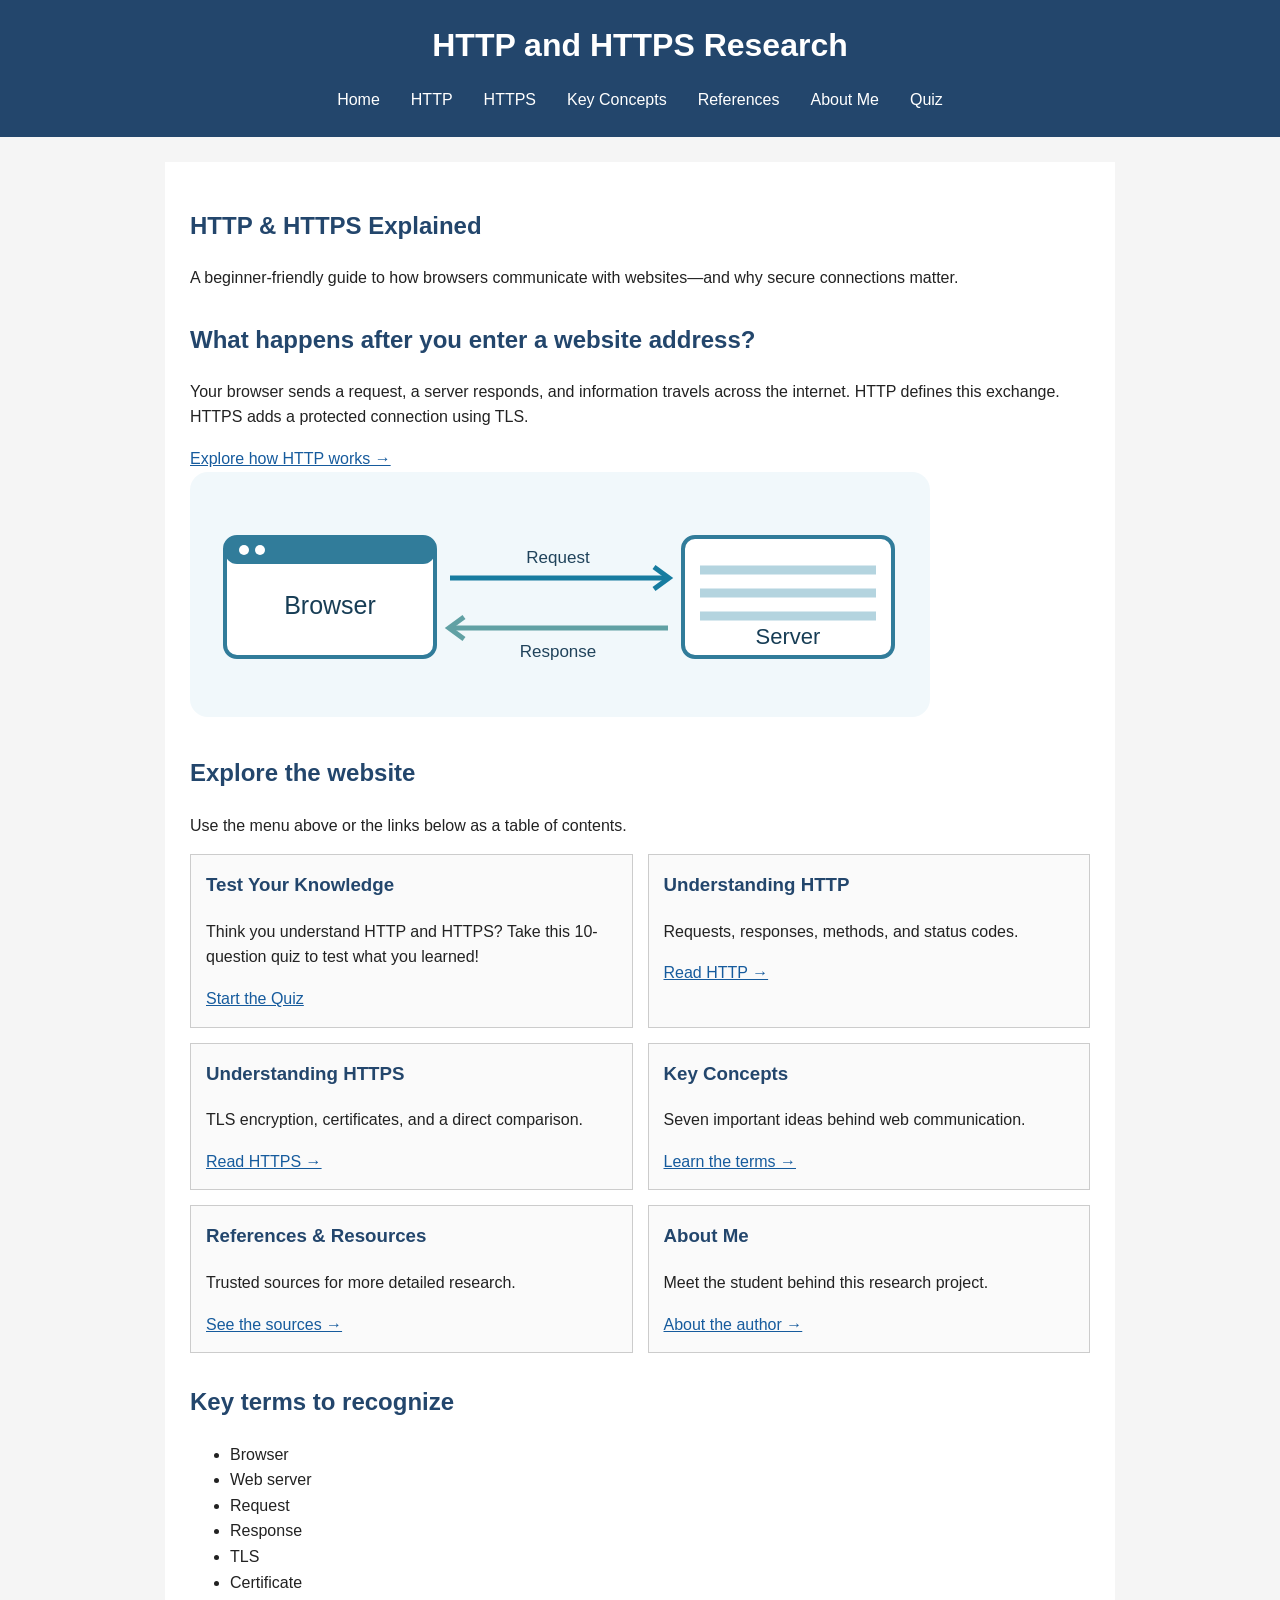
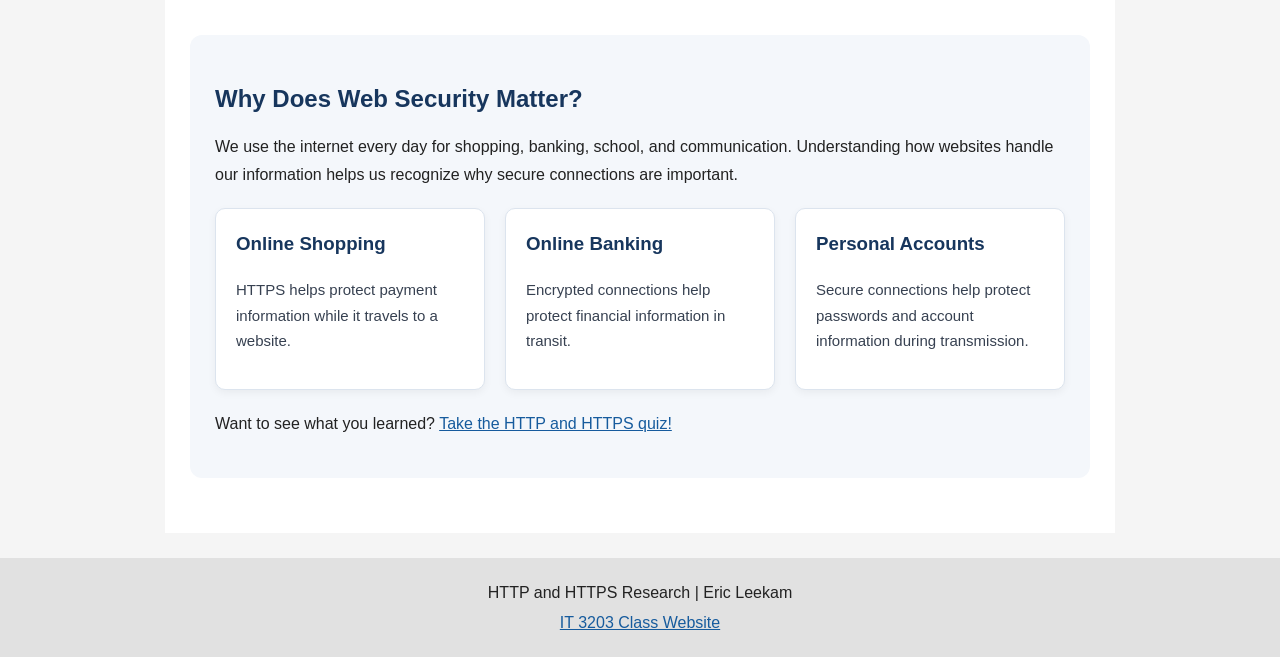
<file: index.html>
<!DOCTYPE html>
<html lang="en">
 <head>
  <meta charset="utf-8"/>
  <meta content="width=device-width, initial-scale=1.0" name="viewport"/>
  <title>
   Home | HTTP &amp; HTTPS Explained
  </title>
  <link href="style.css" rel="stylesheet"/>
 </head>
 <body>
  <header>
   <h1>
    HTTP and HTTPS Research
   </h1>
   <nav>
    <a href="index.html">
     Home
    </a>
    <a href="http.html">
     HTTP
    </a>
    <a href="https.html">
     HTTPS
    </a>
    <a href="concepts.html">
     Key Concepts
    </a>
    <a href="references.html">
     References
    </a>
    <a href="about.html">
     About Me
    </a>
    <a href="quiz.html">Quiz</a>
   </nav>
  </header>
  <main>
   <section>
    <h1>
     HTTP &amp; HTTPS Explained
    </h1>
    <p>
     A beginner-friendly guide to how browsers communicate with websites&mdash;and why secure connections matter.
    </p>
   </section>
   <section>
    <div>
     <h2>
      What happens after you enter a website address?
     </h2>
     <p>
      Your browser sends a request, a server responds, and information travels across the internet. HTTP defines this exchange. HTTPS adds a protected connection using TLS.
     </p>
     <a href="http.html">
      Explore how HTTP works &rarr;
     </a>
    </div>
    <img alt="Diagram showing a browser sending a request to a server and receiving a response" src="images/web-connection.svg"/>
   </section>
   <section>
    <h2>
     Explore the website
    </h2>
    <p>
     Use the menu above or the links below as a table of contents.
    </p>
    <div class="card-grid">
     <article class="info-card">
      <h3>Test Your Knowledge</h3>
      <p>Think you understand HTTP and HTTPS? Take this 10-question quiz to test what you learned!</p>
      <a href="quiz.html">Start the Quiz</a>
     </article>
     <article class="info-card">
      <h3>
       Understanding HTTP
      </h3>
      <p>
       Requests, responses, methods, and status codes.
      </p>
      <a href="http.html">
       Read HTTP &rarr;
      </a>
     </article>
     <article class="info-card">
      <h3>
       Understanding HTTPS
      </h3>
      <p>
       TLS encryption, certificates, and a direct comparison.
      </p>
      <a href="https.html">
       Read HTTPS &rarr;
      </a>
     </article>
     <article class="info-card">
      <h3>
       Key Concepts
      </h3>
      <p>
       Seven important ideas behind web communication.
      </p>
      <a href="concepts.html">
       Learn the terms &rarr;
      </a>
     </article>
     <article class="info-card">
      <h3>
       References &amp; Resources
      </h3>
      <p>
       Trusted sources for more detailed research.
      </p>
      <a href="references.html">
       See the sources &rarr;
      </a>
     </article>
     <article class="info-card">
      <h3>
       About Me
      </h3>
      <p>
       Meet the student behind this research project.
      </p>
      <a href="about.html">
       About the author &rarr;
      </a>
     </article>
    </div>
   </section>
   <section>
    <h2>
     Key terms to recognize
    </h2>
    <ul>
     <li>
      Browser
     </li>
     <li>
      Web server
     </li>
     <li>
      Request
     </li>
     <li>
      Response
     </li>
     <li>
      TLS
     </li>
     <li>
      Certificate
     </li>
    </ul>
   </section>
<section class="new-content">
  <h2>Why Does Web Security Matter?</h2>
  <p>
    We use the internet every day for shopping,
    banking, school, and communication.
    Understanding how websites handle our
    information helps us recognize why secure
    connections are important.
  </p>

  <div class="example-grid">
    <div class="example-card">
      <h3>Online Shopping</h3>
      <p>
        HTTPS helps protect payment information
        while it travels to a website.
      </p>
    </div>

    <div class="example-card">
      <h3>Online Banking</h3>
      <p>
        Encrypted connections help protect
        financial information in transit.
      </p>
    </div>

    <div class="example-card">
      <h3>Personal Accounts</h3>
      <p>
        Secure connections help protect
        passwords and account information
        during transmission.
      </p>
    </div>
  </div>

  <p>
    Want to see what you learned?
    <a href="quiz.html">Take the HTTP and HTTPS quiz!</a>
  </p>
</section>
  </main>
  <footer>
   <p>
    HTTP and HTTPS Research | Eric Leekam
   </p>
   <p>
    <a href="https://ksuweb.github.io/IT3203/">
     IT 3203 Class Website
    </a>
   </p>
  </footer>
 </body>
</html>
</file>
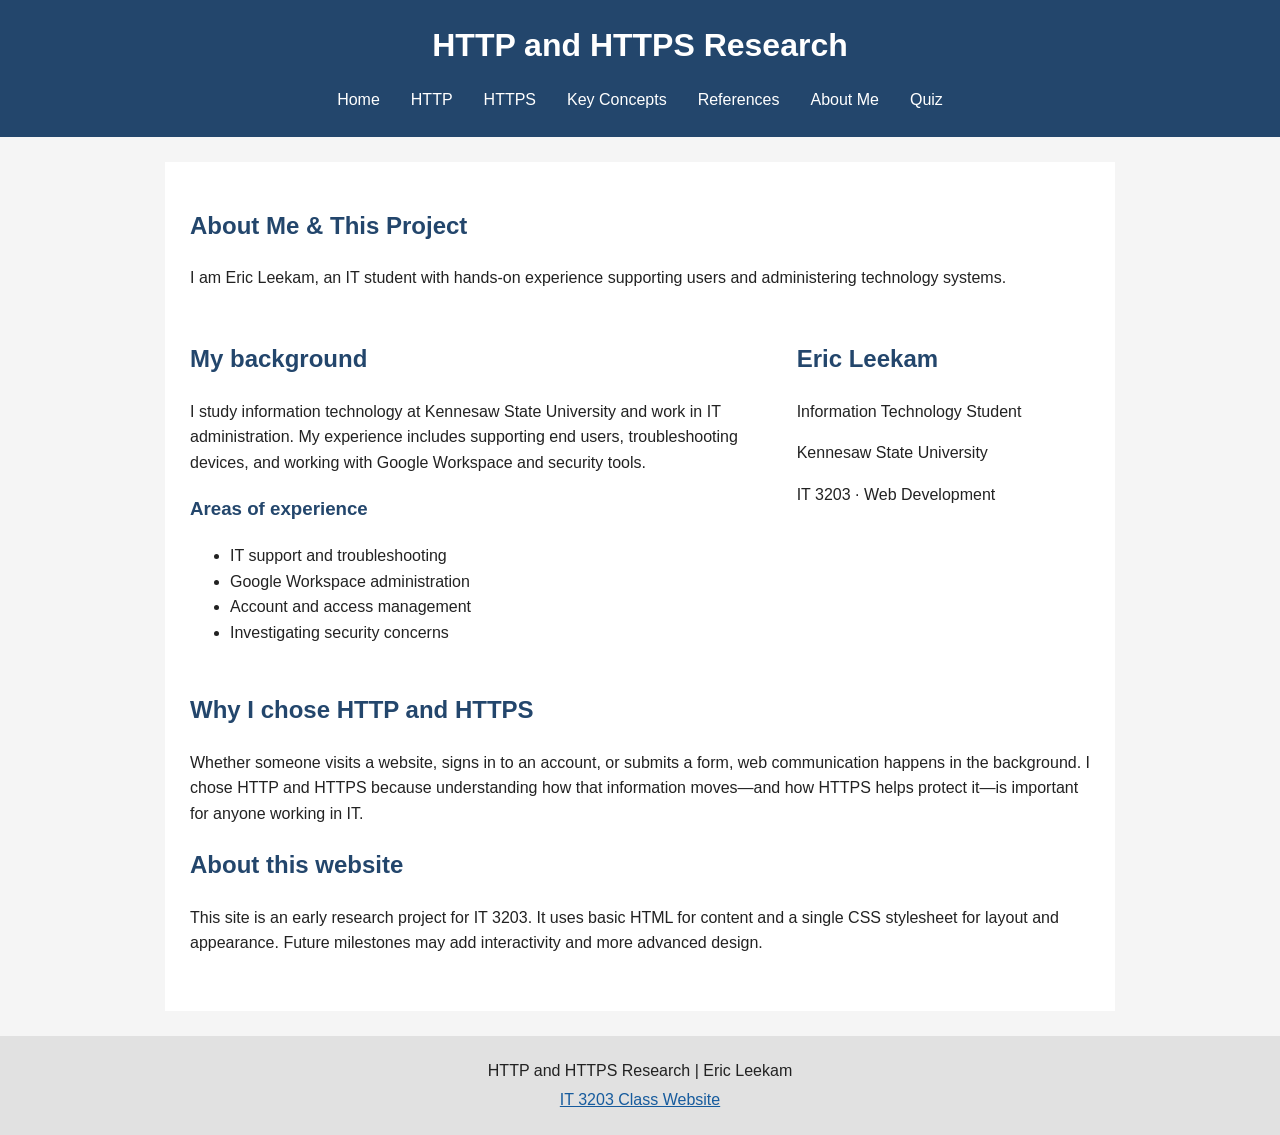
<file: about.html>
<!DOCTYPE html>
<html lang="en">
 <head>
  <meta charset="utf-8"/>
  <meta content="width=device-width, initial-scale=1.0" name="viewport"/>
  <title>
   About Me | HTTP &amp; HTTPS Explained
  </title>
  <link href="style.css" rel="stylesheet"/>
 </head>
 <body>
  <!-- Shared header and Navigation -->
  <header>
   <h1>
    HTTP and HTTPS Research
   </h1>
   <nav>
    <a href="index.html">
     Home
    </a>
    <a href="http.html">
     HTTP
    </a>
    <a href="https.html">
     HTTPS
    </a>
    <a href="concepts.html">
     Key Concepts
    </a>
    <a href="references.html">
     References
    </a>
    <a href="about.html">
     About Me
    </a>
    <a href="quiz.html">Quiz</a>
   </nav>
  </header>
  <main>
   <section>
    <h1>
     About Me &amp; This Project
    </h1>
    <p>
     I am Eric Leekam, an IT student with hands-on experience supporting users and administering technology systems.
    </p>
   </section>
   <section class="about-grid">
    <div>
     <h2>
      My background
     </h2>
     <p>
      I study information technology at Kennesaw State University and work in IT administration. My experience includes supporting end users, troubleshooting devices, and working with Google Workspace and security tools.
     </p>
     <h3>
      Areas of experience
     </h3>
     <ul>
      <li>
       IT support and troubleshooting
      </li>
      <li>
       Google Workspace administration
      </li>
      <li>
       Account and access management
      </li>
      <li>
       Investigating security concerns
      </li>
     </ul>
    </div>
    <aside>
     <h2>
      Eric Leekam
     </h2>
     <p>
      Information Technology Student
     </p>
     <p>
      Kennesaw State University
     </p>
     <p>
      IT 3203 &middot; Web Development
     </p>
    </aside>
   </section>
   <section>
    <h2>
     Why I chose HTTP and HTTPS
    </h2>
    <p>
     Whether someone visits a website, signs in to an account, or submits a form, web communication happens in the background. I chose HTTP and HTTPS because understanding how that information moves&mdash;and how HTTPS helps protect it&mdash;is important for anyone working in IT.
    </p>
    <h2>
     About this website
    </h2>
    <p>
     This site is an early research project for IT 3203. It uses basic HTML for content and a single CSS stylesheet for layout and appearance. Future milestones may add interactivity and more advanced design.
    </p>
   </section>
  </main>
  <footer>
   <p>
    HTTP and HTTPS Research | Eric Leekam
   </p>
   <p>
    <a href="https://ksuweb.github.io/IT3203/">
     IT 3203 Class Website
    </a>
   </p>
  </footer>
 </body>
</html>
</file>
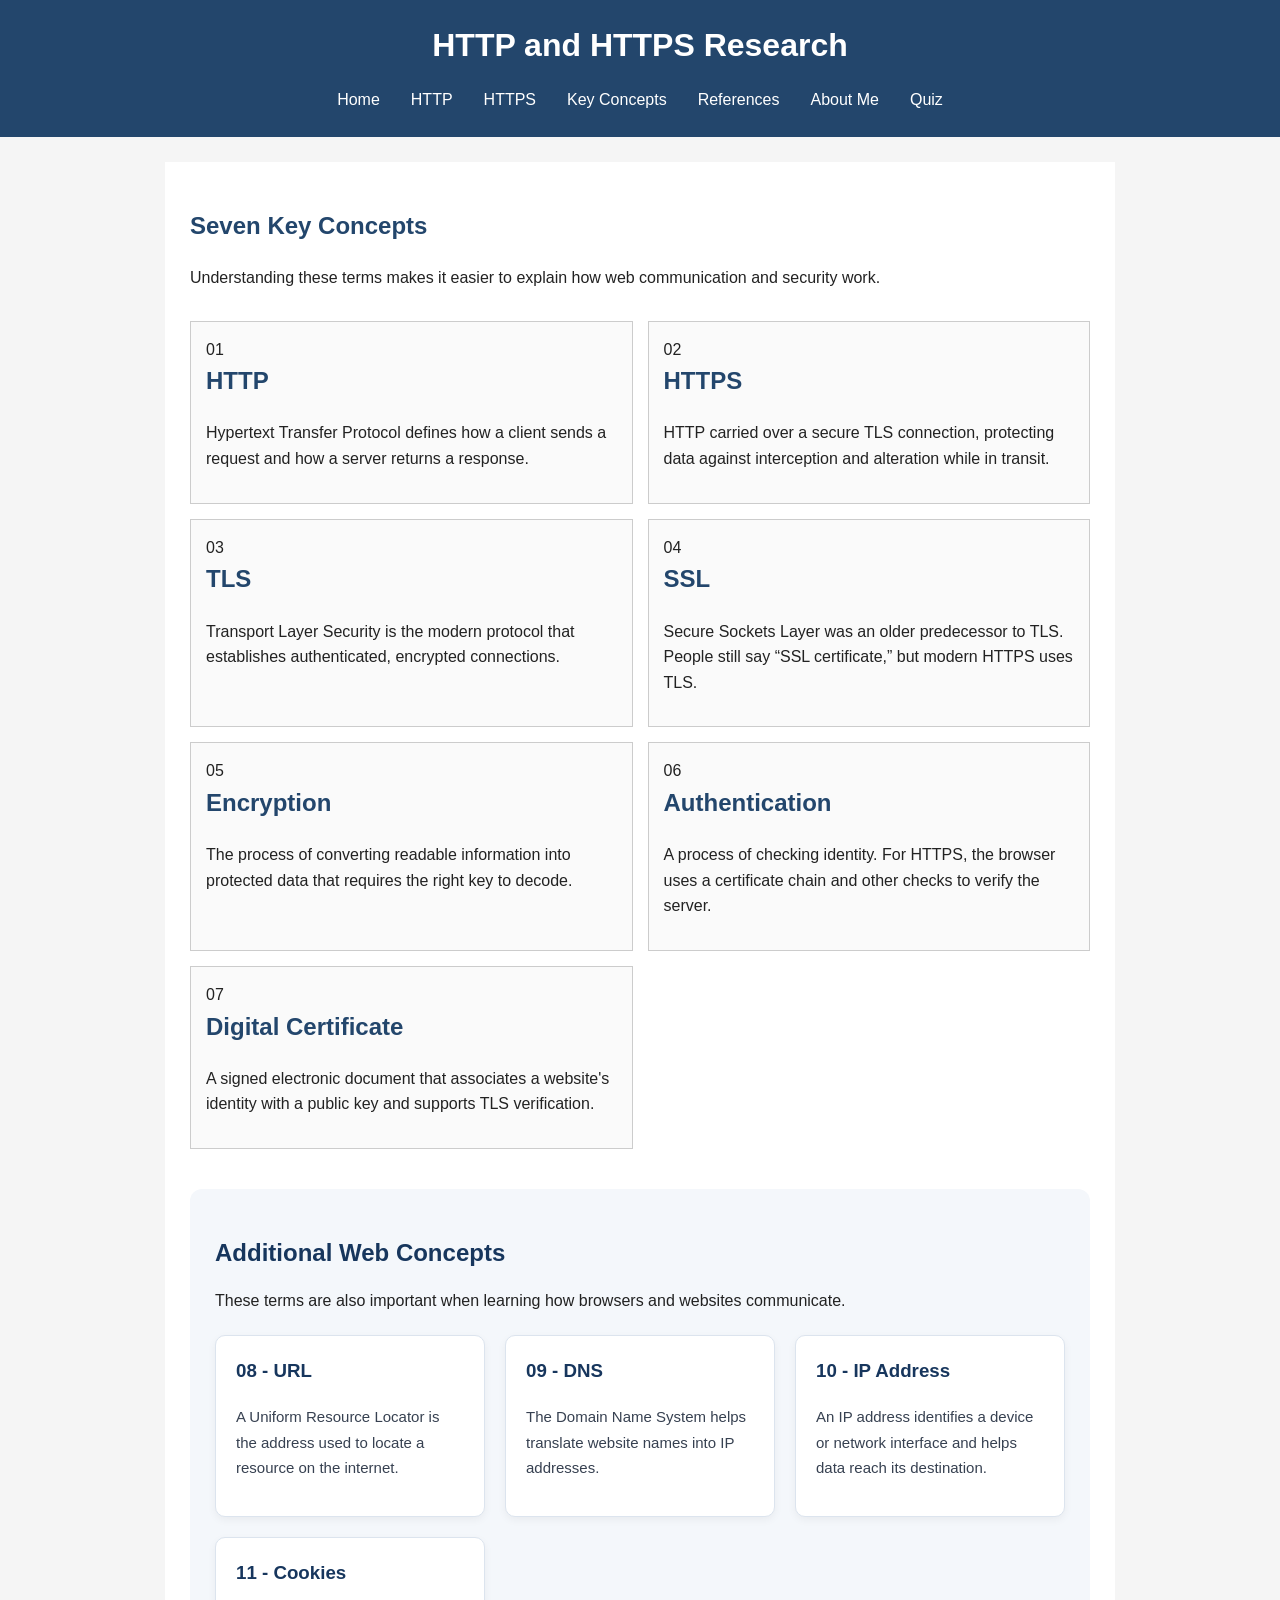
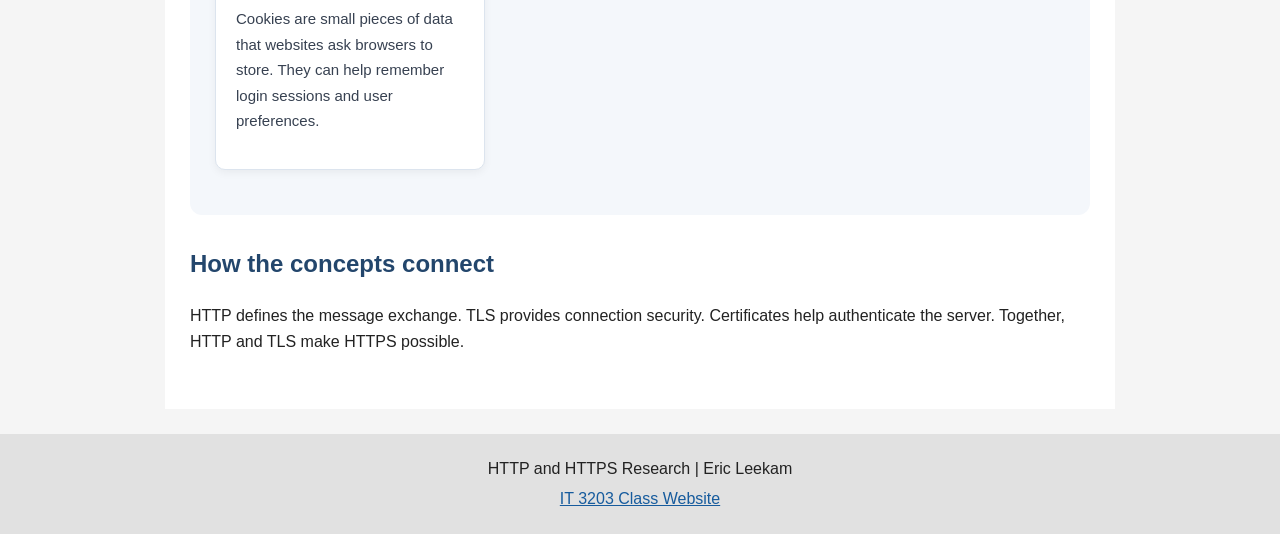
<file: concepts.html>
<!DOCTYPE html>
<html lang="en">
 <head>
  <meta charset="utf-8"/>
  <meta content="width=device-width, initial-scale=1.0" name="viewport"/>
  <title>
   Key Concepts | HTTP &amp; HTTPS Explained
  </title>
  <link href="style.css" rel="stylesheet"/>
 </head>
 <body>
  <!-- Shared header and navigation -->
  <header>
   <h1>
    HTTP and HTTPS Research
   </h1>
   <nav>
    <a href="index.html">
     Home
    </a>
    <a href="http.html">
     HTTP
    </a>
    <a href="https.html">
     HTTPS
    </a>
    <a href="concepts.html">
     Key Concepts
    </a>
    <a href="references.html">
     References
    </a>
    <a href="about.html">
     About Me
    </a>
    <a href="quiz.html">Quiz</a>
   </nav>
  </header>
  <main>
   <section>
    <h1>
     Seven Key Concepts
    </h1>
    <p>
     Understanding these terms makes it easier to explain how web communication and security work.
    </p>
   </section>
   <section>
    <div class="concept-grid">
     <article>
      <span>
       01
      </span>
      <h2>
       HTTP
      </h2>
      <p>
       Hypertext Transfer Protocol defines how a client sends a request and how a server returns a response.
      </p>
     </article>
     <article>
      <span>
       02
      </span>
      <h2>
       HTTPS
      </h2>
      <p>
       HTTP carried over a secure TLS connection, protecting data against interception and alteration while in transit.
      </p>
     </article>
     <article>
      <span>
       03
      </span>
      <h2>
       TLS
      </h2>
      <p>
       Transport Layer Security is the modern protocol that establishes authenticated, encrypted connections.
      </p>
     </article>
     <article>
      <span>
       04
      </span>
      <h2>
       SSL
      </h2>
      <p>
       Secure Sockets Layer was an older predecessor to TLS. People still say &ldquo;SSL certificate,&rdquo; but modern HTTPS uses TLS.
      </p>
     </article>
     <article>
      <span>
       05
      </span>
      <h2>
       Encryption
      </h2>
      <p>
       The process of converting readable information into protected data that requires the right key to decode.
      </p>
     </article>
     <article>
      <span>
       06
      </span>
      <h2>
       Authentication
      </h2>
      <p>
       A process of checking identity. For HTTPS, the browser uses a certificate chain and other checks to verify the server.
      </p>
     </article>
     <article>
      <span>
       07
      </span>
      <h2>
       Digital Certificate
      </h2>
      <p>
       A signed electronic document that associates a website's identity with a public key and supports TLS verification.
      </p>
     </article>
    </div>
   </section>
<section class="new-content">
  <h2>Additional Web Concepts</h2>
  <p>
    These terms are also important when learning
    how browsers and websites communicate.
  </p>

  <div class="example-grid">
    <div class="example-card">
      <h3>08 - URL</h3>
      <p>
        A Uniform Resource Locator is the
        address used to locate a resource
        on the internet.
      </p>
    </div>

    <div class="example-card">
      <h3>09 - DNS</h3>
      <p>
        The Domain Name System helps translate
        website names into IP addresses.
      </p>
    </div>

    <div class="example-card">
      <h3>10 - IP Address</h3>
      <p>
        An IP address identifies a device or
        network interface and helps data
        reach its destination.
      </p>
    </div>

    <div class="example-card">
      <h3>11 - Cookies</h3>
      <p>
        Cookies are small pieces of data that
        websites ask browsers to store.
        They can help remember login sessions
        and user preferences.
      </p>
    </div>
  </div>
</section>

   <section>
    <h2>
     How the concepts connect
    </h2>
    <p>
     HTTP defines the message exchange. TLS provides connection security. Certificates help authenticate the server. Together, HTTP and TLS make HTTPS possible.
    </p>
   </section>
  </main>
  <footer>
   <p>
    HTTP and HTTPS Research | Eric Leekam
   </p>
   <p>
    <a href="https://ksuweb.github.io/IT3203/">
     IT 3203 Class Website
    </a>
   </p>
  </footer>
 </body>
</html>
</file>
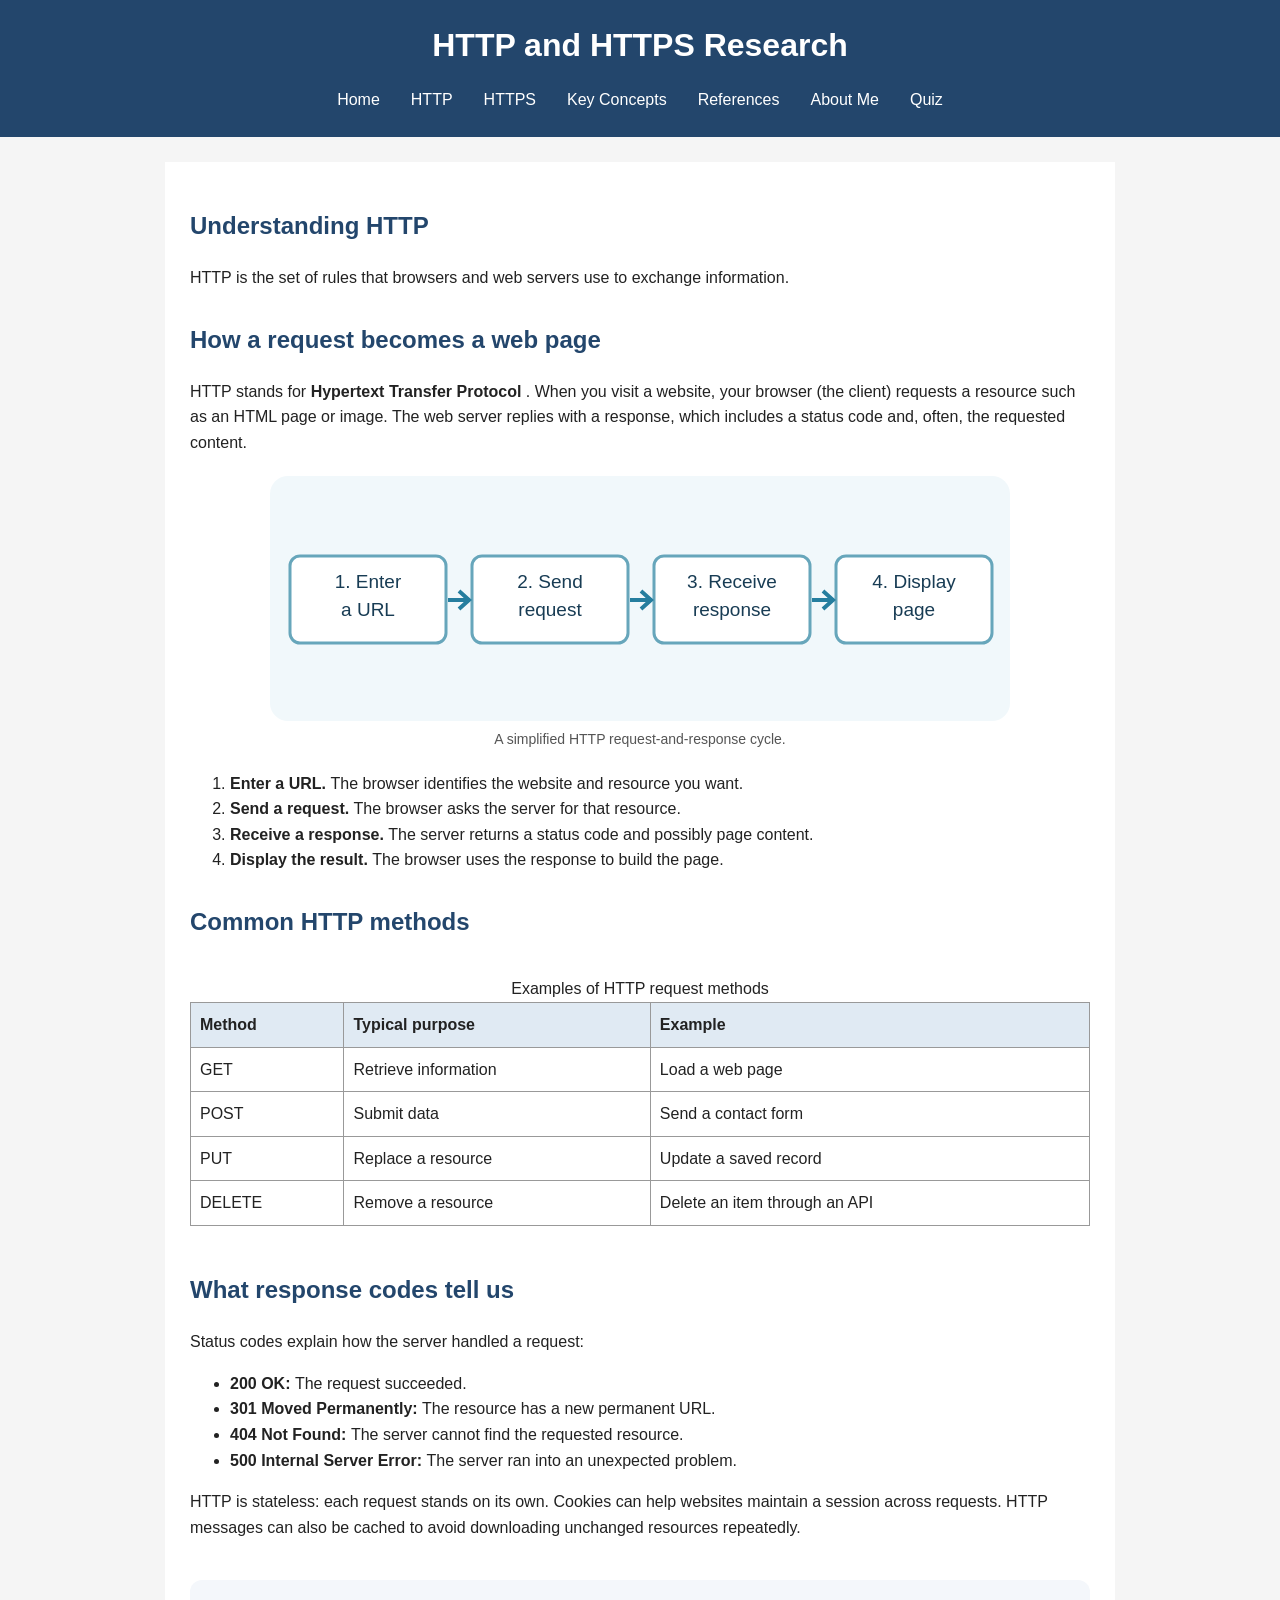
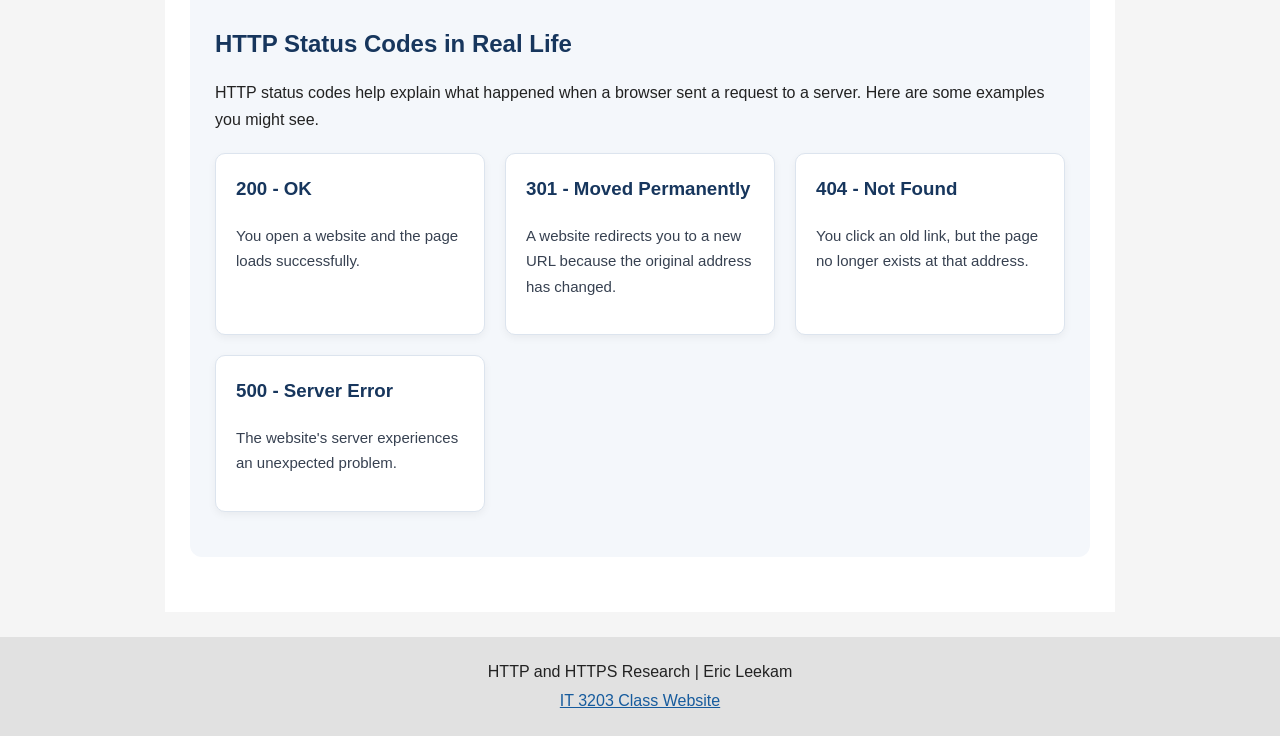
<file: http.html>
<!DOCTYPE html>
<html lang="en">
 <head>
  <meta charset="utf-8"/>
  <meta content="width=device-width, initial-scale=1.0" name="viewport"/>
  <title>
   Understanding HTTP | HTTP &amp; HTTPS Explained
  </title>
  <link href="style.css" rel="stylesheet"/>
 </head>
 <body>
  <header>
   <h1>
    HTTP and HTTPS Research
   </h1>
   <nav>
    <a href="index.html">
     Home
    </a>
    <a href="http.html">
     HTTP
    </a>
    <a href="https.html">
     HTTPS
    </a>
    <a href="concepts.html">
     Key Concepts
    </a>
    <a href="references.html">
     References
    </a>
    <a href="about.html">
     About Me
    </a>
    <a href="quiz.html">Quiz</a>
   </nav>
  </header>
  <main>
   <section>
    <h1>
     Understanding HTTP
    </h1>
    <p>
     HTTP is the set of rules that browsers and web servers use to exchange information.
    </p>
   </section>
   <section>
    <h2>
     How a request becomes a web page
    </h2>
    <p>
     HTTP stands for
     <strong>
      Hypertext Transfer Protocol
     </strong>
     . When you visit a website, your browser (the client) requests a resource such as an HTML page or image. The web server replies with a response, which includes a status code and, often, the requested content.
    </p>
    <figure>
     <img alt="Four-step diagram: enter a URL, send an HTTP request, receive a server response, display the page" src="images/http-cycle.svg"/>
     <figcaption>
      A simplified HTTP request-and-response cycle.
     </figcaption>
    </figure>
    <ol>
     <li>
      <strong>
       Enter a URL.
      </strong>
      The browser identifies the website and resource you want.
     </li>
     <li>
      <strong>
       Send a request.
      </strong>
      The browser asks the server for that resource.
     </li>
     <li>
      <strong>
       Receive a response.
      </strong>
      The server returns a status code and possibly page content.
     </li>
     <li>
      <strong>
       Display the result.
      </strong>
      The browser uses the response to build the page.
     </li>
    </ol>
   </section>
   <section>
    <h2>
     Common HTTP methods
    </h2>
    <div class="table-wrap">
     <table>
      <caption>
       Examples of HTTP request methods
      </caption>
      <thead>
       <tr>
        <th>
         Method
        </th>
        <th>
         Typical purpose
        </th>
        <th>
         Example
        </th>
       </tr>
      </thead>
      <tbody>
       <tr>
        <td>
         GET
        </td>
        <td>
         Retrieve information
        </td>
        <td>
         Load a web page
        </td>
       </tr>
       <tr>
        <td>
         POST
        </td>
        <td>
         Submit data
        </td>
        <td>
         Send a contact form
        </td>
       </tr>
       <tr>
        <td>
         PUT
        </td>
        <td>
         Replace a resource
        </td>
        <td>
         Update a saved record
        </td>
       </tr>
       <tr>
        <td>
         DELETE
        </td>
        <td>
         Remove a resource
        </td>
        <td>
         Delete an item through an API
        </td>
       </tr>
      </tbody>
     </table>
    </div>
   </section>
   <section>
    <h2>
     What response codes tell us
    </h2>
    <p>
     Status codes explain how the server handled a request:
    </p>
    <ul>
     <li>
      <strong>
       200 OK:
      </strong>
      The request succeeded.
     </li>
     <li>
      <strong>
       301 Moved Permanently:
      </strong>
      The resource has a new permanent URL.
     </li>
     <li>
      <strong>
       404 Not Found:
      </strong>
      The server cannot find the requested resource.
     </li>
     <li>
      <strong>
       500 Internal Server Error:
      </strong>
      The server ran into an unexpected problem.
     </li>
    </ul>
    <p>
     HTTP is stateless: each request stands on its own. Cookies can help websites maintain a session across requests. HTTP messages can also be cached to avoid downloading unchanged resources repeatedly.
    </p>
   </section>
<section class="new-content">
  <h2>HTTP Status Codes in Real Life</h2>
  <p>
    HTTP status codes help explain what happened
    when a browser sent a request to a server.
    Here are some examples you might see.
  </p>

  <div class="example-grid">
    <div class="example-card">
      <h3>200 - OK</h3>
      <p>
        You open a website and the page loads
        successfully.
      </p>
    </div>

    <div class="example-card">
      <h3>301 - Moved Permanently</h3>
      <p>
        A website redirects you to a new URL
        because the original address has changed.
      </p>
    </div>

    <div class="example-card">
      <h3>404 - Not Found</h3>
      <p>
        You click an old link, but the page
        no longer exists at that address.
      </p>
    </div>

    <div class="example-card">
      <h3>500 - Server Error</h3>
      <p>
        The website's server experiences
        an unexpected problem.
      </p>
    </div>
  </div>
</section>

  </main>
  <footer>
   <p>
    HTTP and HTTPS Research | Eric Leekam
   </p>
   <p>
    <a href="https://ksuweb.github.io/IT3203/">
     IT 3203 Class Website
    </a>
   </p>
  </footer>
 </body>
</html>
</file>
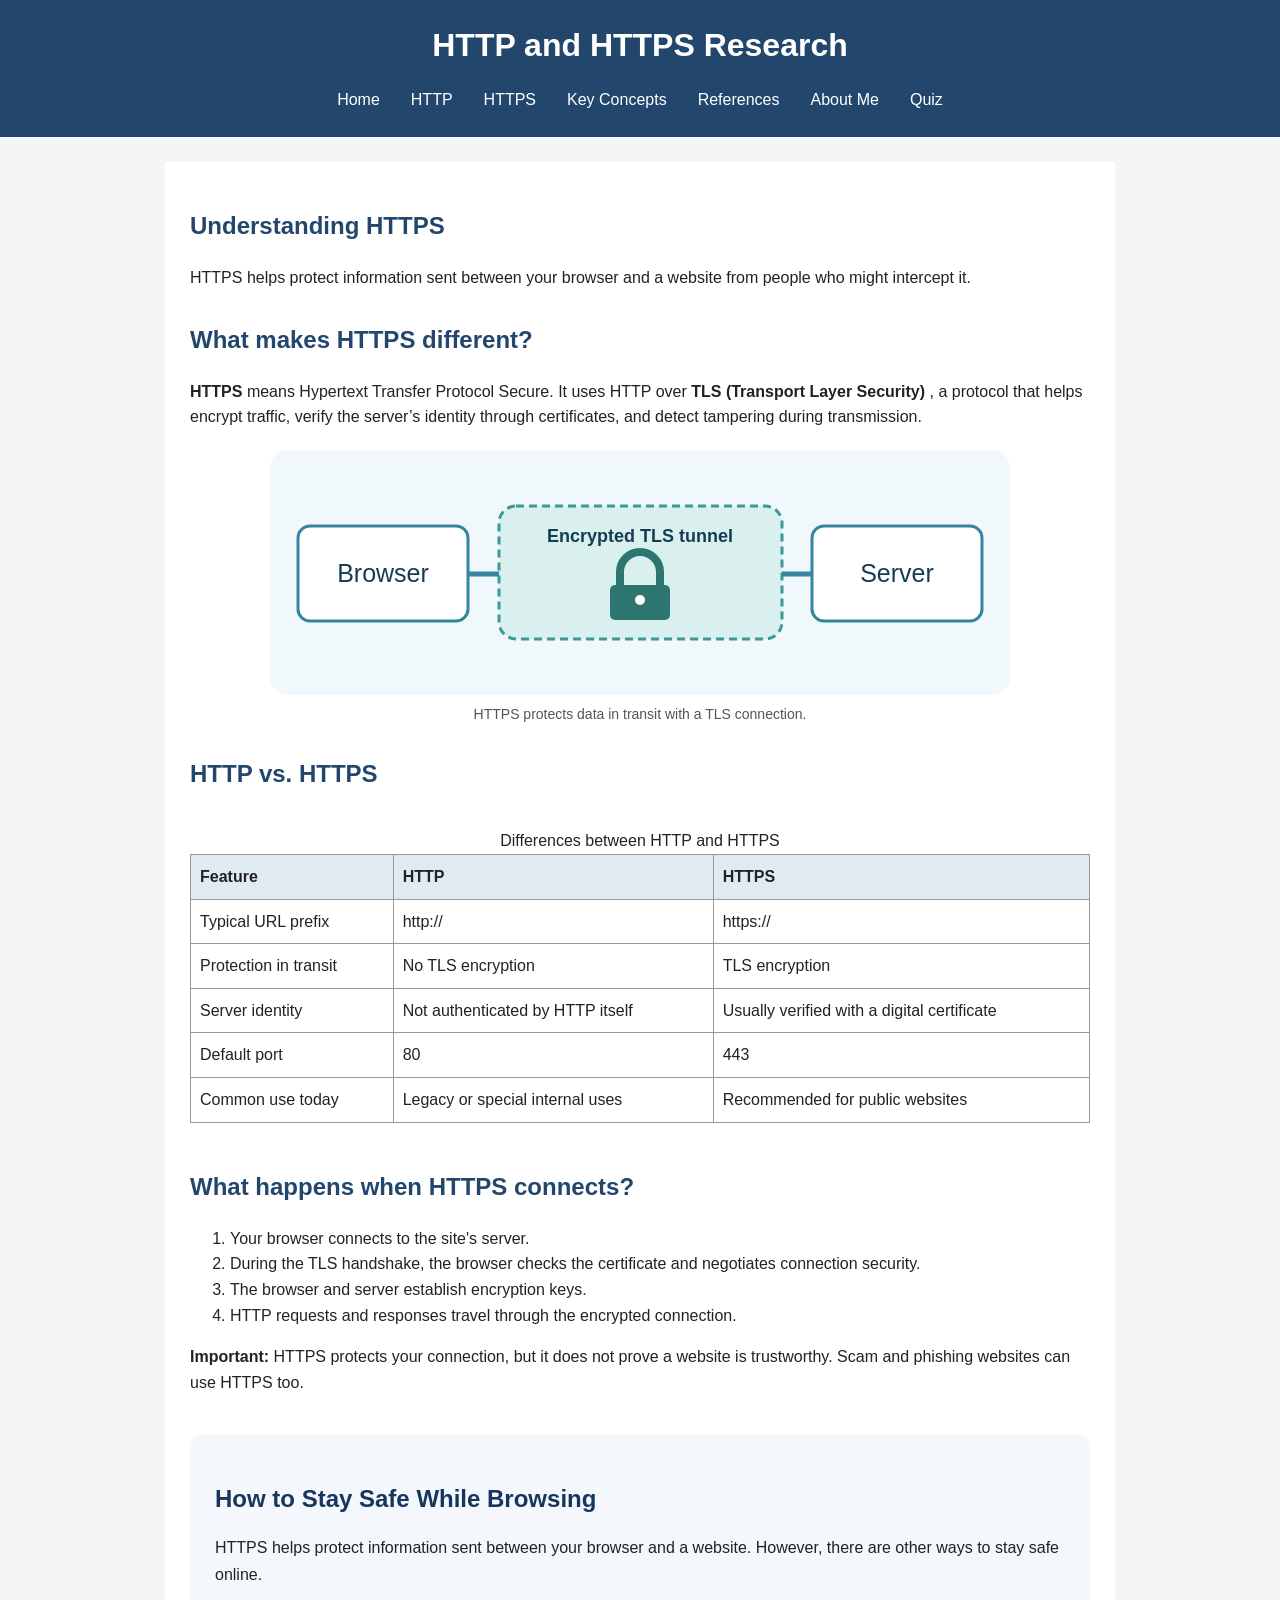
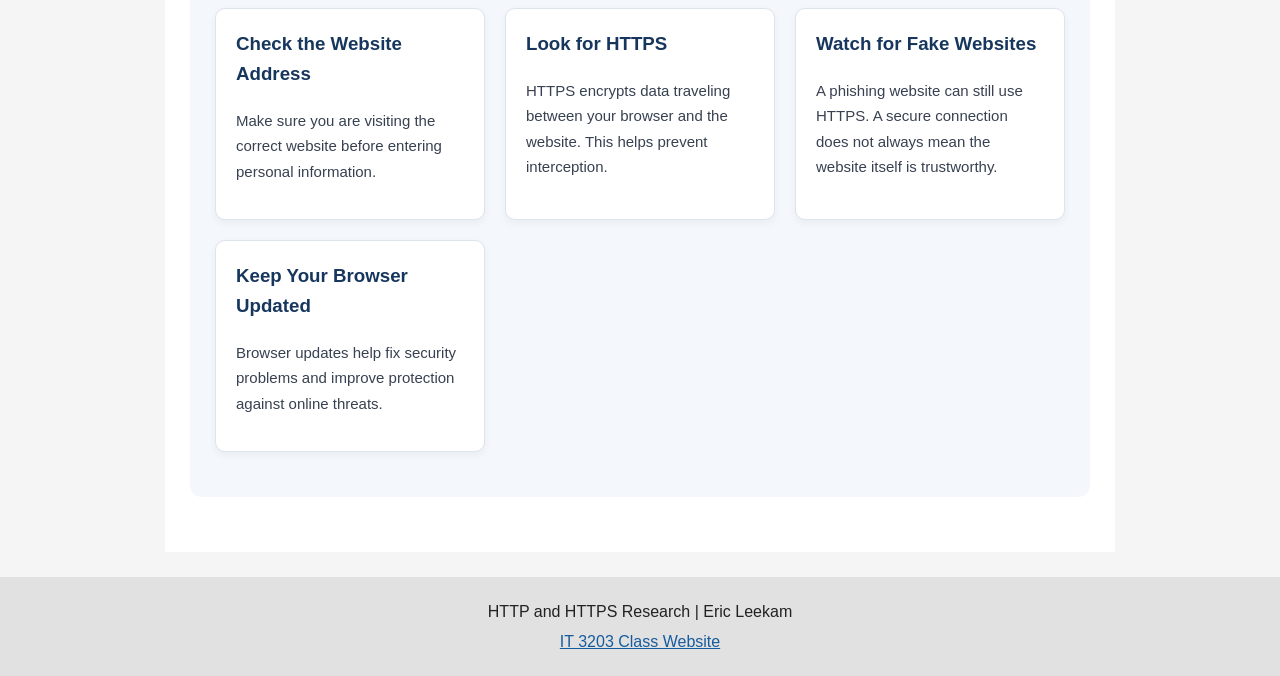
<file: https.html>
<!DOCTYPE html>
<html lang="en">
 <head>
  <meta charset="utf-8"/>
  <meta content="width=device-width, initial-scale=1.0" name="viewport"/>
  <title>
   Understanding HTTPS | HTTP &amp; HTTPS Explained
  </title>
  <link href="style.css" rel="stylesheet"/>
 </head>
 <body>

  <header>
   <h1>
    HTTP and HTTPS Research
   </h1>
   <nav>
    <a href="index.html">
     Home
    </a>
    <a href="http.html">
     HTTP
    </a>
    <a href="https.html">
     HTTPS
    </a>
    <a href="concepts.html">
     Key Concepts
    </a>
    <a href="references.html">
     References
    </a>
    <a href="about.html">
     About Me
    </a>
    <a href="quiz.html">Quiz</a>
   </nav>
  </header>
  <main>
   <section>
    <h1>
     Understanding HTTPS
    </h1>
    <p>
     HTTPS helps protect information sent between your browser and a website from people who might intercept it.
    </p>
   </section>
   <section>
    <h2>
     What makes HTTPS different?
    </h2>
    <p>
     <strong>
      HTTPS
     </strong>
     means Hypertext Transfer Protocol Secure. It uses HTTP over
     <strong>
      TLS (Transport Layer Security)
     </strong>
     , a protocol that helps encrypt traffic, verify the server&rsquo;s identity through certificates, and detect tampering during transmission.
    </p>
    <figure>
     <img alt="Diagram of browser and server exchanging information through a protected TLS connection" src="images/https-security.svg"/>
     <figcaption>
      HTTPS protects data in transit with a TLS connection.
     </figcaption>
    </figure>
   </section>
   <section>
    <h2>
     HTTP vs. HTTPS
    </h2>
    <div class="table-wrap">
     <table>
      <caption>
       Differences between HTTP and HTTPS
      </caption>
      <thead>
       <tr>
        <th>
         Feature
        </th>
        <th>
         HTTP
        </th>
        <th>
         HTTPS
        </th>
       </tr>
      </thead>
      <tbody>
       <tr>
        <td>
         Typical URL prefix
        </td>
        <td>
         http://
        </td>
        <td>
         https://
        </td>
       </tr>
       <tr>
        <td>
         Protection in transit
        </td>
        <td>
         No TLS encryption
        </td>
        <td>
         TLS encryption
        </td>
       </tr>
       <tr>
        <td>
         Server identity
        </td>
        <td>
         Not authenticated by HTTP itself
        </td>
        <td>
         Usually verified with a digital certificate
        </td>
       </tr>
       <tr>
        <td>
         Default port
        </td>
        <td>
         80
        </td>
        <td>
         443
        </td>
       </tr>
       <tr>
        <td>
         Common use today
        </td>
        <td>
         Legacy or special internal uses
        </td>
        <td>
         Recommended for public websites
        </td>
       </tr>
      </tbody>
     </table>
    </div>
   </section>
   <section>
    <h2>
     What happens when HTTPS connects?
    </h2>
    <ol>
     <li>
      Your browser connects to the site's server.
     </li>
     <li>
      During the TLS handshake, the browser checks the certificate and negotiates connection security.
     </li>
     <li>
      The browser and server establish encryption keys.
     </li>
     <li>
      HTTP requests and responses travel through the encrypted connection.
     </li>
    </ol>
    <p>
     <strong>
      Important:
     </strong>
     HTTPS protects your connection, but it does not prove a website is trustworthy. Scam and phishing websites can use HTTPS too.
    </p>
   </section>
   

<section class="new-content">
  <h2>How to Stay Safe While Browsing</h2>
  <p>
    HTTPS helps protect information sent between
    your browser and a website. However, there
    are other ways to stay safe online.
  </p>

  <div class="example-grid">
    <div class="example-card">
      <h3>Check the Website Address</h3>
      <p>
        Make sure you are visiting the correct
        website before entering personal
        information.
      </p>
    </div>

    <div class="example-card">
      <h3>Look for HTTPS</h3>
      <p>
        HTTPS encrypts data traveling between
        your browser and the website.
        This helps prevent interception.
      </p>
    </div>

    <div class="example-card">
      <h3>Watch for Fake Websites</h3>
      <p>
        A phishing website can still use HTTPS.
        A secure connection does not always mean
        the website itself is trustworthy.
      </p>
    </div>

    <div class="example-card">
      <h3>Keep Your Browser Updated</h3>
      <p>
        Browser updates help fix security
        problems and improve protection
        against online threats.
      </p>
    </div>
  </div>
</section>

  </main>
  <footer>
   <p>
    HTTP and HTTPS Research | Eric Leekam
   </p>
   <p>
    <a href="https://ksuweb.github.io/IT3203/">
     IT 3203 Class Website
    </a>
   </p>
  </footer>
 </body>
</html>
</file>
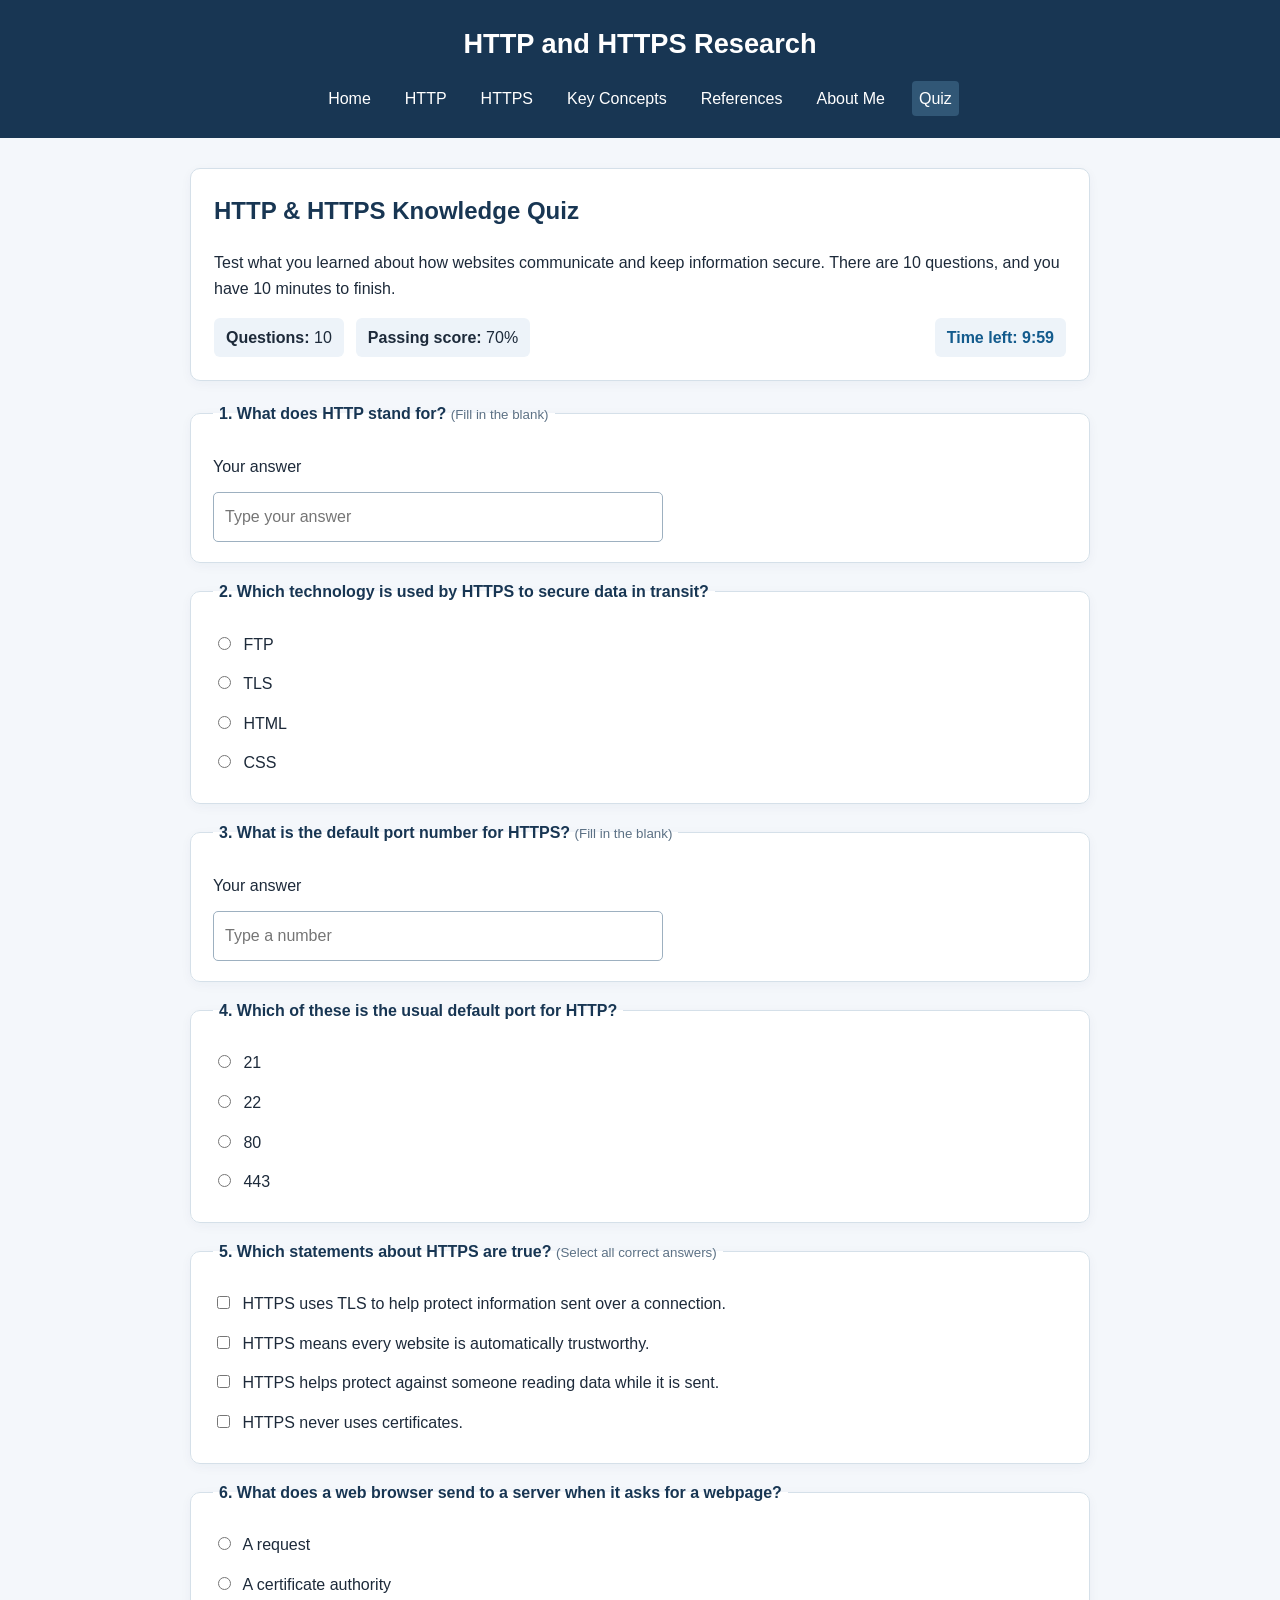
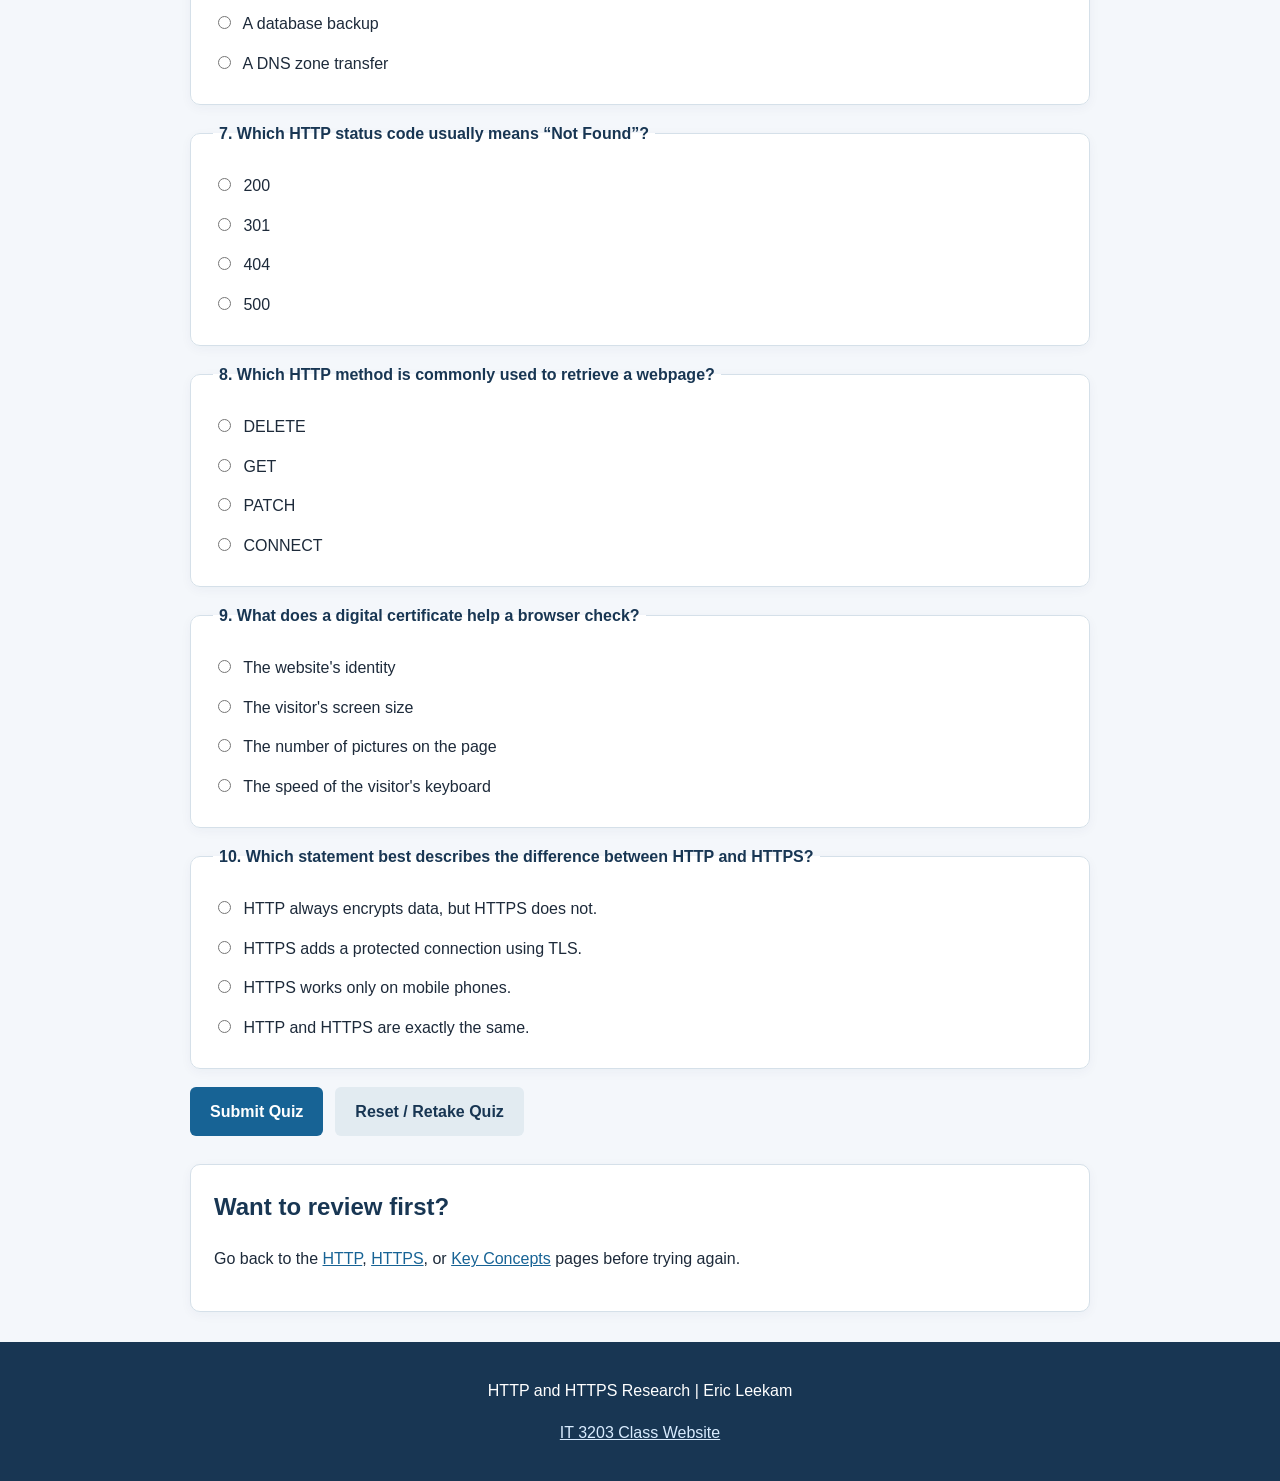
<file: quiz.html>
<!DOCTYPE html>
<html lang="en">
<head>
  <meta charset="UTF-8">
  <meta name="viewport" content="width=device-width, initial-scale=1.0">
  <title>Quiz | HTTP & HTTPS Explained</title>
  <link rel="stylesheet" href="quiz.css">
  <script src="quiz.js" defer></script>
</head>
<body>
  <!-- Main navigation matches the pages in Milestone 1. -->
  <header>
    <h1>HTTP and HTTPS Research</h1>
    <nav aria-label="Main navigation">
      <a href="index.html">Home</a>
      <a href="http.html">HTTP</a>
      <a href="https.html">HTTPS</a>
      <a href="concepts.html">Key Concepts</a>
      <a href="references.html">References</a>
      <a href="about.html">About Me</a>
      <a href="quiz.html" aria-current="page">Quiz</a>
    </nav>
  </header>

  <main>
    <section class="intro">
      <h2>HTTP &amp; HTTPS Knowledge Quiz</h2>
      <p>Test what you learned about how websites communicate and keep information secure. There are 10 questions, and you have 10 minutes to finish.</p>
      <div class="quiz-details">
        <span><strong>Questions:</strong> 10</span>
        <span><strong>Passing score:</strong> 70%</span>
        <span class="timer" id="timer" role="timer" aria-live="off">Time left: 10:00</span>
      </div>
    </section>

    <!-- The form uses text boxes, radio buttons, and checkboxes. -->
    <form id="quizForm" novalidate>
      <fieldset>
        <legend>1. What does HTTP stand for? <small>(Fill in the blank)</small></legend>
        <label for="q1">Your answer</label>
        <input id="q1" name="q1" type="text" autocomplete="off" placeholder="Type your answer">
      </fieldset>

      <fieldset>
        <legend>2. Which technology is used by HTTPS to secure data in transit?</legend>
        <label><input type="radio" name="q2" value="a"> FTP</label>
        <label><input type="radio" name="q2" value="b"> TLS</label>
        <label><input type="radio" name="q2" value="c"> HTML</label>
        <label><input type="radio" name="q2" value="d"> CSS</label>
      </fieldset>

      <fieldset>
        <legend>3. What is the default port number for HTTPS? <small>(Fill in the blank)</small></legend>
        <label for="q3">Your answer</label>
        <input id="q3" name="q3" type="text" autocomplete="off" placeholder="Type a number">
      </fieldset>

      <fieldset>
        <legend>4. Which of these is the usual default port for HTTP?</legend>
        <label><input type="radio" name="q4" value="a"> 21</label>
        <label><input type="radio" name="q4" value="b"> 22</label>
        <label><input type="radio" name="q4" value="c"> 80</label>
        <label><input type="radio" name="q4" value="d"> 443</label>
      </fieldset>

      <fieldset>
        <legend>5. Which statements about HTTPS are true? <small>(Select all correct answers)</small></legend>
        <label><input type="checkbox" name="q5" value="a"> HTTPS uses TLS to help protect information sent over a connection.</label>
        <label><input type="checkbox" name="q5" value="b"> HTTPS means every website is automatically trustworthy.</label>
        <label><input type="checkbox" name="q5" value="c"> HTTPS helps protect against someone reading data while it is sent.</label>
        <label><input type="checkbox" name="q5" value="d"> HTTPS never uses certificates.</label>
      </fieldset>

      <fieldset>
        <legend>6. What does a web browser send to a server when it asks for a webpage?</legend>
        <label><input type="radio" name="q6" value="a"> A request</label>
        <label><input type="radio" name="q6" value="b"> A certificate authority</label>
        <label><input type="radio" name="q6" value="c"> A database backup</label>
        <label><input type="radio" name="q6" value="d"> A DNS zone transfer</label>
      </fieldset>

      <fieldset>
        <legend>7. Which HTTP status code usually means “Not Found”?</legend>
        <label><input type="radio" name="q7" value="a"> 200</label>
        <label><input type="radio" name="q7" value="b"> 301</label>
        <label><input type="radio" name="q7" value="c"> 404</label>
        <label><input type="radio" name="q7" value="d"> 500</label>
      </fieldset>

      <fieldset>
        <legend>8. Which HTTP method is commonly used to retrieve a webpage?</legend>
        <label><input type="radio" name="q8" value="a"> DELETE</label>
        <label><input type="radio" name="q8" value="b"> GET</label>
        <label><input type="radio" name="q8" value="c"> PATCH</label>
        <label><input type="radio" name="q8" value="d"> CONNECT</label>
      </fieldset>

      <fieldset>
        <legend>9. What does a digital certificate help a browser check?</legend>
        <label><input type="radio" name="q9" value="a"> The website's identity</label>
        <label><input type="radio" name="q9" value="b"> The visitor's screen size</label>
        <label><input type="radio" name="q9" value="c"> The number of pictures on the page</label>
        <label><input type="radio" name="q9" value="d"> The speed of the visitor's keyboard</label>
      </fieldset>

      <fieldset>
        <legend>10. Which statement best describes the difference between HTTP and HTTPS?</legend>
        <label><input type="radio" name="q10" value="a"> HTTP always encrypts data, but HTTPS does not.</label>
        <label><input type="radio" name="q10" value="b"> HTTPS adds a protected connection using TLS.</label>
        <label><input type="radio" name="q10" value="c"> HTTPS works only on mobile phones.</label>
        <label><input type="radio" name="q10" value="d"> HTTP and HTTPS are exactly the same.</label>
      </fieldset>

      <div class="form-buttons">
        <button type="submit" id="submitButton">Submit Quiz</button>
        <button type="button" id="resetButton" class="secondary">Reset / Retake Quiz</button>
      </div>
    </form>

    <!-- Results are hidden until submission or time runs out. -->
    <section id="results" class="results" aria-live="polite" hidden>
      <h2>Your Quiz Results</h2>
      <p id="passFail"></p>
      <p id="score"></p>
      <p id="timeSpent"></p>
      <h3>Question-by-question results</h3>
      <div id="questionResults"></div>
      <button type="button" id="resultsResetButton">Retake Quiz</button>
    </section>

    <section class="more-reading">
      <h2>Want to review first?</h2>
      <p>Go back to the <a href="http.html">HTTP</a>, <a href="https.html">HTTPS</a>, or <a href="concepts.html">Key Concepts</a> pages before trying again.</p>
    </section>
  </main>

  <footer>
    <p>HTTP and HTTPS Research | Eric Leekam</p>
    <p><a href="https://ksuweb.github.io/IT3203/">IT 3203 Class Website</a></p>
  </footer>
</body>
</html>
</file>
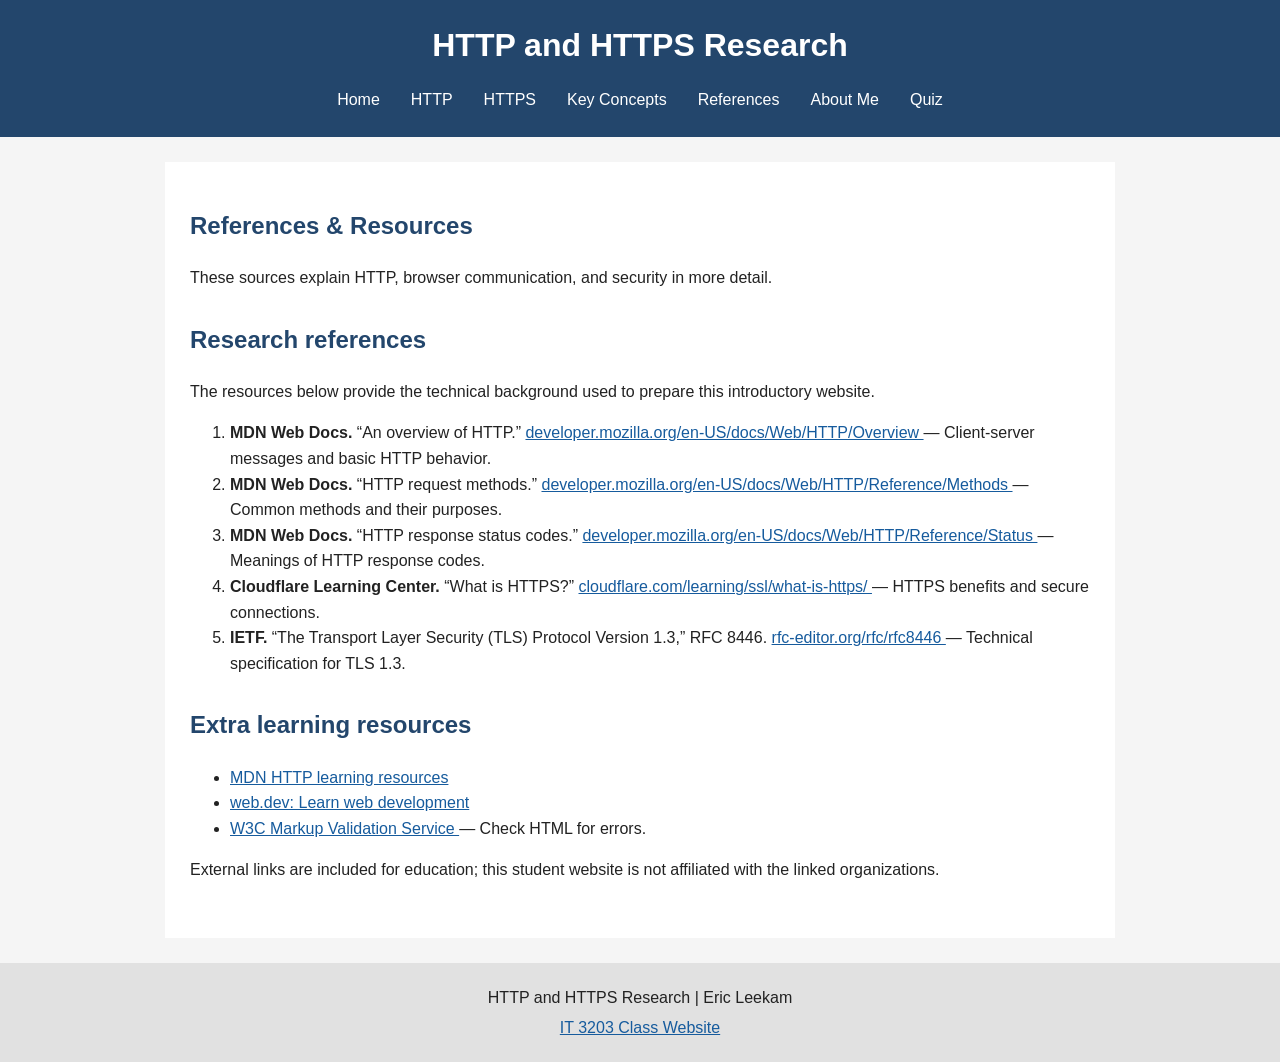
<file: references.html>
<!DOCTYPE html>
<html lang="en">
 <head>
  <meta charset="utf-8"/>
  <meta content="width=device-width, initial-scale=1.0" name="viewport"/>
  <title>
   References &amp; Resources | HTTP &amp; HTTPS Explained
  </title>
  <link href="style.css" rel="stylesheet"/>
 </head>
 <body>
  <!-- Shared header and navigation -->
  <header>
   <h1>
    HTTP and HTTPS Research
   </h1>
   <nav>
    <a href="index.html">
     Home
    </a>
    <a href="http.html">
     HTTP
    </a>
    <a href="https.html">
     HTTPS
    </a>
    <a href="concepts.html">
     Key Concepts
    </a>
    <a href="references.html">
     References
    </a>
    <a href="about.html">
     About Me
    </a>
    <a href="quiz.html">Quiz</a>
   </nav>
  </header>
  <main>
   <section>
    <h1>
     References &amp; Resources
    </h1>
    <p>
     These sources explain HTTP, browser communication, and security in more detail.
    </p>
   </section>
   <section>
    <h2>
     Research references
    </h2>
    <p>
     The resources below provide the technical background used to prepare this introductory website.
    </p>
    <ol>
     <li>
      <strong>
       MDN Web Docs.
      </strong>
      &ldquo;An overview of HTTP.&rdquo;
      <a href="https://developer.mozilla.org/en-US/docs/Web/HTTP/Overview">
       developer.mozilla.org/en-US/docs/Web/HTTP/Overview
      </a>
      &mdash; Client-server messages and basic HTTP behavior.
     </li>
     <li>
      <strong>
       MDN Web Docs.
      </strong>
      &ldquo;HTTP request methods.&rdquo;
      <a href="https://developer.mozilla.org/en-US/docs/Web/HTTP/Reference/Methods">
       developer.mozilla.org/en-US/docs/Web/HTTP/Reference/Methods
      </a>
      &mdash; Common methods and their purposes.
     </li>
     <li>
      <strong>
       MDN Web Docs.
      </strong>
      &ldquo;HTTP response status codes.&rdquo;
      <a href="https://developer.mozilla.org/en-US/docs/Web/HTTP/Reference/Status">
       developer.mozilla.org/en-US/docs/Web/HTTP/Reference/Status
      </a>
      &mdash; Meanings of HTTP response codes.
     </li>
     <li>
      <strong>
       Cloudflare Learning Center.
      </strong>
      &ldquo;What is HTTPS?&rdquo;
      <a href="https://www.cloudflare.com/learning/ssl/what-is-https/">
       cloudflare.com/learning/ssl/what-is-https/
      </a>
      &mdash; HTTPS benefits and secure connections.
     </li>
     <li>
      <strong>
       IETF.
      </strong>
      &ldquo;The Transport Layer Security (TLS) Protocol Version 1.3,&rdquo; RFC 8446.
      <a href="https://www.rfc-editor.org/rfc/rfc8446">
       rfc-editor.org/rfc/rfc8446
      </a>
      &mdash; Technical specification for TLS 1.3.
     </li>
    </ol>
   </section>
   <section>
    <h2>
     Extra learning resources
    </h2>
    <ul>
     <li>
      <a href="https://developer.mozilla.org/en-US/docs/Web/HTTP">
       MDN HTTP learning resources
      </a>
     </li>
     <li>
      <a href="https://web.dev/learn/">
       web.dev: Learn web development
      </a>
     </li>
     <li>
      <a href="https://validator.w3.org/">
       W3C Markup Validation Service
      </a>
      &mdash; Check HTML for errors.
     </li>
    </ul>
    <p>
     External links are included for education; this student website is not affiliated with the linked organizations.
    </p>
   </section>
  </main>
  <footer>
   <p>
    HTTP and HTTPS Research | Eric Leekam
   </p>
   <p>
    <a href="https://ksuweb.github.io/IT3203/">
     IT 3203 Class Website
    </a>
   </p>
  </footer>
 </body>
</html>
</file>
<file: style.css>
/* Basic style for the whole website */
body {
    font-family: Arial, sans-serif;
    margin: 0;
    background-color: #f5f5f5;
    color: #222;
    line-height: 1.6;
}

/* Header and menu used on every page */
header {
    background-color: #23466c;
    color: white;
    padding: 20px;
    text-align: center;
}

header h1 {
    margin: 0 0 12px;
}

nav {
    display: flex;
    flex-wrap: wrap;
    justify-content: center;
    gap: 15px;
}

nav a {
    color: white;
    text-decoration: none;
    padding: 4px 8px;
}

nav a:hover {
    background-color: #41678e;
    text-decoration: underline;
}

/* Main content area */
main {
    background-color: white;
    max-width: 900px;
    margin: 25px auto;
    padding: 25px;
}

section { margin-bottom: 30px; }
h1, h2, h3 { color: #23466c; }
header h1 { color: white; }
p { margin-top: 8px; }
a { color: #165b9d; }
a:hover { color: #092f54; }

/* Put homepage links and definitions in columns */
.card-grid, .concept-grid {
    display: grid;
    grid-template-columns: repeat(2, 1fr);
    gap: 15px;
}

.info-card, .concept-grid article {
    border: 1px solid #ccc;
    background-color: #fafafa;
    padding: 15px;
}

.info-card h3, .concept-grid h2 { margin-top: 0; }

/* Images and diagrams */
img { max-width: 100%; height: auto; }
figure { margin: 20px 0; text-align: center; }
figcaption { font-size: 14px; color: #555; }

/* Tables */
.table-wrap { overflow-x: auto; }
table { width: 100%; border-collapse: collapse; margin: 15px 0; }
th, td { border: 1px solid #999; padding: 9px; text-align: left; }
th { background-color: #e0eaf3; }

/* About page */
.about-grid { display: grid; grid-template-columns: 2fr 1fr; gap: 20px; }

/* Footer */
footer { text-align: center; padding: 18px; background-color: #e1e1e1; }
footer p { margin: 4px; }

/* Keep pages readable on small screens */
@media (max-width: 650px) {
    main { margin: 10px; padding: 15px; }
    .card-grid, .concept-grid, .about-grid { grid-template-columns: 1fr; }
}

/* New content sections for Milestone 2 */

.new-content {
  margin-top: 40px;
  padding: 25px;
  background-color: #f4f7fb;
  border-radius: 12px;
}

.new-content h2 {
  color: #17365d;
  margin-bottom: 15px;
}

.new-content p {
  line-height: 1.7;
}

.example-grid {
  display: grid;
  grid-template-columns:
    repeat(auto-fit, minmax(220px, 1fr));
  gap: 20px;
  margin-top: 20px;
  margin-bottom: 20px;
}

.example-card {
  background-color: white;
  padding: 20px;
  border-radius: 10px;
  border: 1px solid #dce4ee;
  box-shadow: 0 3px 8px rgba(0, 0, 0, 0.05);
}

.example-card h3 {
  color: #17365d;
  margin-top: 0;
}

.example-card p {
  color: #374151;
  font-size: 15px;
}

/* Small hover effect */

.example-card:hover {
  transform: translateY(-3px);
  transition: transform 0.2s;
}

/* Mobile-friendly spacing */

@media (max-width: 600px) {
  .new-content {
    padding: 15px;
  }
}
</file>
<file: quiz.css>
/* Styles for the new quiz page. No CSS frameworks are needed. */
* { box-sizing: border-box; }
body { margin: 0; font-family: Arial, Helvetica, sans-serif; background: #f4f7fb; color: #1d2a3a; line-height: 1.6; }
header { background: #183653; color: white; padding: 22px 20px; text-align: center; }
header h1 { font-size: 1.7rem; margin: 0 0 15px; }
nav { display: flex; flex-wrap: wrap; justify-content: center; gap: 10px 20px; }
nav a { color: white; text-decoration: none; padding: 5px 7px; border-radius: 4px; }
nav a:hover, nav a[aria-current="page"] { background: #315776; }
main { width: min(900px, calc(100% - 32px)); margin: 30px auto; }
.intro, fieldset, .results, .more-reading { background: white; border: 1px solid #d5e0e9; border-radius: 10px; box-shadow: 0 3px 12px #1836530b; }
.intro, .results, .more-reading { padding: 23px; margin-bottom: 20px; }
h2 { margin-top: 0; color: #183653; }
.quiz-details { display: flex; flex-wrap: wrap; gap: 12px; align-items: center; }
.quiz-details span { padding: 7px 12px; background: #edf3f9; border-radius: 6px; }
.timer { margin-left: auto; font-weight: bold; color: #135b8d; }
.timer.warning { background: #ffe7e7; color: #a52323; }
fieldset { margin: 0 0 16px; padding: 20px 22px; min-width: 0; }
legend { font-weight: bold; padding: 0 6px; color: #183653; }
legend small { color: #5c7185; font-weight: normal; }
fieldset label { display: block; padding: 7px 0; cursor: pointer; }
fieldset input[type="text"] { display: block; width: 100%; max-width: 450px; padding: 11px; margin-top: 6px; border: 1px solid #9db0c0; border-radius: 5px; font: inherit; }
fieldset input[type="radio"], fieldset input[type="checkbox"] { margin-right: 8px; accent-color: #165c8c; }
.form-buttons { display: flex; gap: 12px; flex-wrap: wrap; margin: 18px 0 28px; }
button { background: #176395; color: white; border: 0; padding: 12px 20px; border-radius: 6px; font: inherit; font-weight: bold; cursor: pointer; }
button:hover { background: #104e78; }
button:disabled { background: #9daab5; cursor: not-allowed; }
button.secondary { background: #e2ebf1; color: #183653; }
button.secondary:hover { background: #cedde8; }
.results[hidden] { display: none; }
.status-pass, .status-fail { font-weight: bold; font-size: 1.25rem; }
.status-pass { color: #176b3b; }
.status-fail { color: #a52323; }
.answer-result { padding: 12px 15px; margin: 11px 0; border-left: 5px solid; border-radius: 4px; }
.answer-result.correct { background: #e8f7ed; border-color: #23834b; }
.answer-result.incorrect { background: #fff0ef; border-color: #c64942; }
.answer-result p { margin: 5px 0 0; }
a { color: #176395; }
footer { text-align: center; background: #183653; color: white; padding: 20px; }
footer a { color: #d9ecff; }
@media (max-width: 600px) { .timer { margin-left: 0; } fieldset { padding: 17px 14px; } header h1 { font-size: 1.4rem; } }
</file>
